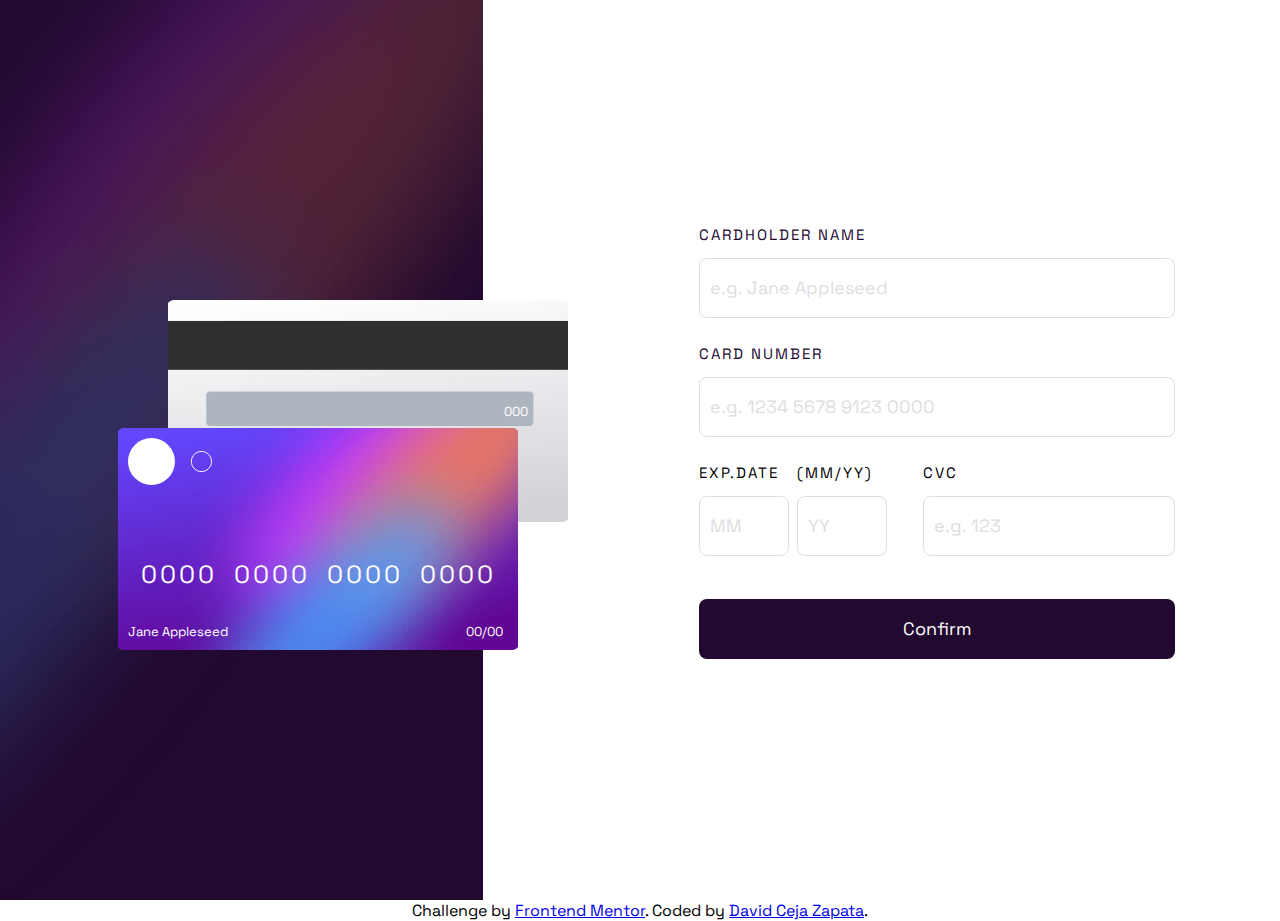
<file: interactive-card-details-form-main/index.html>
<!DOCTYPE html>
<html lang="en">
<head>
  <meta charset="UTF-8">
  <meta name="viewport" content="width=device-width, initial-scale=1.0"> <!-- displays site properly based on user's device -->
  <link rel="icon" type="image/png" sizes="32x32" href="./images/favicon-32x32.png">
  <link rel="stylesheet" href="./css/style.css">
  <title>Frontend Mentor | Interactive card details form</title>
</head>
<body>
  <main>
    <picture>
      <source srcset="./images/bg-main-desktop.png" media="(min-width: 1000px)">
      <img src="./images/bg-main-mobile.png" alt="" class="background--image">
    </picture>
    <article class="foreground">

      <section class="foreground--cards">
        <section class="foreground--container">      
          <div class="card-back">
            <p class="card-back--numbers">000</p>
          </div>
          <div class="card-front">
            <img src="./images/card-logo.svg" alt="card logo" class="card-front--img">
            <p class="card-front--numbers">0000 0000 0000 0000</p>
            <p class="card-front--name">Jane Appleseed</p>
            <div class="card-front--date">
              <p class="date-month">00</p>/<p class="date-year">00</p>
            </div>
          </div>
        </section>
      </section>

      <section class="foreground--form">
        <form method="POST" autocomplete="on" id="form" >

          <section class="form--inputs basic-input">
            <label for="card_name">CARDHOLDER NAME</label>
            <input type="text" name="card_name" id="card_name" placeholder="e.g. Jane Appleseed" required>                      
          </section>

          <section class="form--inputs basic-input">
            <label for="card_number">CARD NUMBER</label>
            <input type="text" name="card_number" id="card_number" placeholder="e.g. 1234 5678 9123 0000" maxlength="16" required>
            <p class="error_msg" id="error_number"></p>
          </section>

          <section class="form--inputs extra-inputs">
            <section class="month-input">
              <label for="card_month">EXP.DATE</label>
              <input type="text" name="card_month" id="card_month" placeholder="MM" maxlength="2" required>
              <p class="error_msg" id="error_month"></p>
            </section>

            <section class="year-input">
              <label for="card_year">(MM/YY)</label>
              <input type="text" name="card_year" id="card_year" placeholder="YY" maxlength="2" required>
              <p class="error_msg" id="error_month"></p>
            </section>

            <section class="grow-input">
              <label for="card_code">CVC</label>
              <input type="text" name="card_code" id="card_code" placeholder="e.g. 123" maxlength="3" required>
              <p class="error_msg" id="error_code"></p>
            </section>
          </section>
                  
          <button id="btn-submit">Confirm</button>
        </form>
        <section class="complete-form hide" id="form-complete">
          <img src="./images/icon-complete.svg" alt="">
          <div>
            <h2>THANK YOU!</h2>
            <p>We've added your card details</p>
          </div>
          <button>Continue</button>
        </section>
      </section>
    </article>
  </main>
  <footer class="attribution">
    Challenge by <a href="https://www.frontendmentor.io?ref=challenge" target="_blank">Frontend Mentor</a>. 
    Coded by <a href="http://davidcejazapata.com/dist/index.html" target="_blank">David Ceja Zapata</a>.
  </footer>
  <script src="./index.js" type="module"></script>
</body>
</html>
</file>
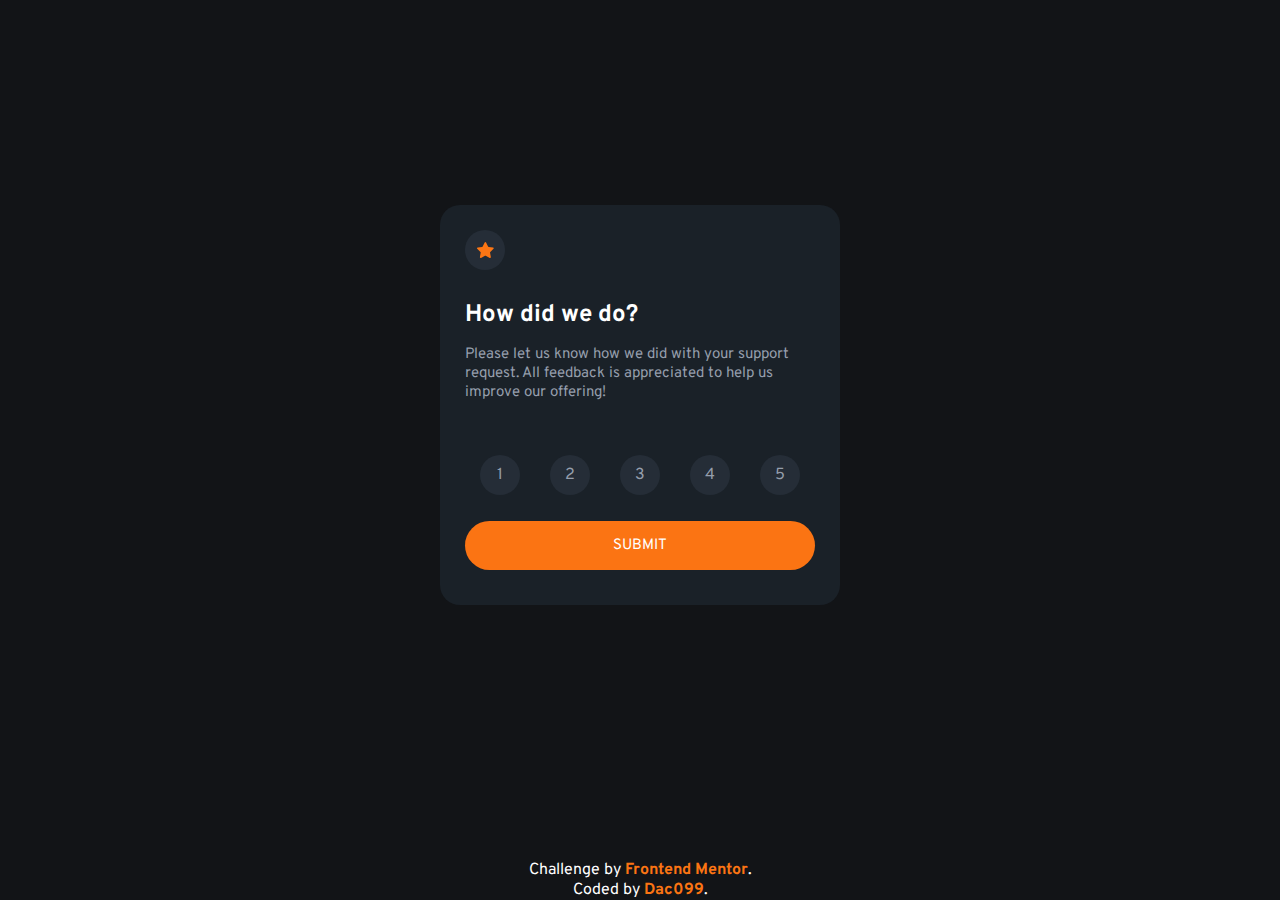
<file: interactive-rating-component-main/index.html>
<!DOCTYPE html>
<html lang="en">
<head>
  <meta charset="UTF-8">
  <meta name="viewport" content="width=device-width, initial-scale=1.0"> <!-- displays site properly based on user's device -->

  <link rel="icon" type="image/png" sizes="32x32" href="./images/favicon-32x32.png">
  
  <title>Frontend Mentor | Interactive rating component</title>
  <link rel="preconnect" href="https://fonts.googleapis.com">
  <link rel="preconnect" href="https://fonts.gstatic.com" crossorigin>
  <link href="https://fonts.googleapis.com/css2?family=Overpass:wght@400;700&display=swap" rel="stylesheet">
  <!-- Feel free to remove these styles or customise in your own stylesheet 👍 -->
  <link rel="stylesheet" href="./index.css">
</head>
<body>
  <main class="container">
    <article class="rating-card">
      <div class="rating-card--star">
        <img src="./images/icon-star.svg" alt="">
      </div>
      <section class="rating-card--text">
        <h2>How did we do?</h2>
        <p>
          Please let us know how we did with your support request. All feedback is appreciated to help us improve our offering!
        </p>
      </section>
      <ol class="rating-card--nums">
        <li>1</li>
        <li>2</li>
        <li>3</li>
        <li>4</li>
        <li>5</li>
      </ol>
      <button type="submit" class="rating-card--btn">SUBMIT</button>
    </article>
    <article class="thanks-card">
      <img src="./images/illustration-thank-you.svg" alt="" class="thanks-card--image">
      <p class="thanks-card--rating"></p>
      <section class="thanks-card--text">
        <h2>Thank you!</h2>
        <p>
          We appreciate you taking the time to give a rating. If you ever need more support, 
          don’t hesitate to get in touch!
        </p>
      </section>
    </article>
  </main>
  <footer class="attribution">
    <p>Challenge by <a href="https://www.frontendmentor.io?ref=challenge" target="_blank">Frontend Mentor</a>.</p>
    <p>Coded by <a href="https://github.com/Dac099" target = "_blank">Dac099</a>.</p>
  </footer>
</body>
<script src="./index.js"></script>
</html>
</file>
<file: interactive-card-details-form-main/css/style.css>
@import url('https://fonts.googleapis.com/css2?family=Space+Grotesk:wght@500&display=swap');
:root
{
  --font-family: 'Space Grotesk', sans-serif;
  --active-form: linear-gradient(90deg, rgba(100,72,254,1) 25%, rgba(96,5,148,1) 66%);
  --bad-form: hsl(0, 100%, 66%);
  --white: hsl(0, 0%, 100%);
  --light-grayish-violet: hsl(270, 3%, 87%);
  --dark-grayish-violet: hsl(279, 6%, 55%);
  --very-dark-violet: hsl(278, 68%, 11%);
}
*
{
  margin: 0;
  padding: 0;
  box-sizing: border-box;
}

main
{
  height: 100vh;
}

.background--image
{
  z-index: -1;
  position: absolute;
  height: 100%;
  min-height:  200px;
}

@media only screen and (max-width: 999px)
{
  .background--image
  {
    width: 100%;
    max-height: 25vh;
  }
}

@media only screen and (min-width: 1000px)
{
  .background--image
  {
    max-width: 40vw;
  }
}

.foreground
{
  display: flex;
  flex-wrap: wrap;
  position: absolute;
  z-index: 10;
  width: 100%;
  height: 100vh;
  justify-content: center;
}

@media only screen and (min-width: 1000px)
{
  .foreground
  {
    justify-content: space-evenly;
    align-items: center;
  }
}

.foreground--cards
{
  justify-self: center;
  width: 100%;
  height: 30vh;
  max-height: 500px;
  min-height: 280px;
  flex-basis: 500px;
  display: grid;
  justify-content: center;
  align-items: flex-end;
}

@media only screen and (min-width: 999px)
{
  .foreground--cards
  {
    align-self: center;
    max-width: 500px;
    height: 400px;
  }
}

.foreground--container
{
  position: relative;
  width: 350px;
  min-height: 260px;
}

@media only screen and (min-width: 999px)
{
  .foreground--container
  {
    position: relative;
    width: 450px;
    min-height: 350px;
  }
}

.card-back
{
  display: grid;
  justify-content: right;
  align-items: center;
  padding: 30px;
  width: 300px;
  height: 166px;
  position: absolute;
  right: 0px;
  background-image: url('../images/bg-card-back.png');
  background-position: center;
  background-repeat: no-repeat;
  background-size: cover;
  color: var(--white);
  font-family: var(--font-family);
  font-size: 13px;
}

.card-front
{
  display: grid;
  grid-template-rows: 2fr 1fr 1fr;
  grid-template-columns: 1fr 1fr;
  width: 300px;
  height: 166px;
  position: absolute;
  bottom: 0px;
  padding: 10px;
  background-image: url('../images/bg-card-front.png');
  background-position: center;
  background-repeat: no-repeat;
  background-size: cover;
  color: var(--white);
  font-family: var(--font-family);
}

.card-front--img
{
  grid-column-start: 1;
  grid-column-end: 3;
}

.card-front--numbers
{
  grid-column-start: 1;
  grid-column-end: 3;
  grid-row-start: 2;
  grid-row-end: 3;
  justify-self: center;
  align-self: flex-end;
  letter-spacing: 3px;
  word-spacing: 8px;
}

.card-front--name
{
  align-self: flex-end;
  font-size: 13px;
}

.card-front--date
{
  grid-column-start: 2;
  grid-column-end: 3;
  align-self: flex-end;
  justify-self: flex-end;
  display: flex;
  font-size: 13px;
  margin-right: 5px;
}

@media only screen and (min-width: 999px){
  .card-back
  {
    padding: 40px;
    width: 400px;
    height: 222px;
    position: absolute;
    right: 0px;
  }

  .card-front
  {
    width: 400px;
    height: 222px;
    position: absolute;
    bottom: 0px;
  }

  .card-front--numbers
  {
    font-size: 25px;
  }
}

.foreground--form
{
  flex-basis: 500px;
  min-height: 400px;
  padding: 12px;
  font-family: var(--font-family);
}

.foreground--form  form
{
  height: 100%;
  width: 100%;
  display: grid;
  grid-template-rows: repeat(4, 1fr);
}

.foreground--form  form input:focus
{
  outline-color: var(--very-dark-violet);
}

.basic-input
{
  display: flex;
  flex-direction: column;
  font-size: 15px;
  justify-content: space-evenly;
  position: relative;
}

.basic-input label
{
  color: var(--very-dark-violet);
  letter-spacing: 2px;
}

.basic-input input
{
  height: 60px;
  border-radius: 8px;
  border: 1px solid var(--light-grayish-violet);
  padding: 0px 10px;
  font-size: 18px;
  font-family: var(--font-family);
}

.basic-input input::placeholder{
  color: var(--light-grayish-violet);
}

.extra-inputs
{
  display: grid;
  grid-template-columns: 1fr 1fr 3fr;
  column-gap: 5px;
}

.extra-inputs .month-input
{
  justify-self: flex-start;
}

.extra-inputs .year-input
{
  justify-self: flex-start;
}

.extra-inputs .grow-input
{
  justify-self: flex-end;
  min-width: 90%;
}

.extra-inputs section
{
  display: flex;
  flex-direction: column;
  flex-grow: 1;
  max-width: 90px;
  justify-content: space-evenly;
  position: relative;
}

.extra-inputs section label
{
  font-size: 15px;
  letter-spacing: 2px;

}

.extra-inputs section input
{
  height: 60px;
  border-radius: 8px;
  border: 1px solid var(--light-grayish-violet);
  padding: 0px 10px;
  font-size: 18px;
  font-family: var(--font-family);
}

.extra-inputs section input::placeholder{
  color: var(--light-grayish-violet);
}

.foreground--form  form button
{
  height: 60px;
  border-radius: 8px;
  background-color: var(--very-dark-violet);
  border: none;
  color: var(--white);
  font-size: 18px;
  font-family: var(--font-family);
  align-self: center;
}

@media only screen and (min-width: 1000px) {
  .foreground--form
  {
    height: 500px;
  }
}

.attribution
{
  font-family: var(--font-family);
  text-align: center;
}

.error_msg
{
  color: var(--bad-form);
  font-size: 10px;
  font-family: var(--font-family);
  position: absolute;
  bottom: -8px;
  width: max-content;
}

.complete-form
{
  display: grid;
  grid-template-rows: 100px 80px 60px;
  gap: 20px;
  place-items: center;
  align-content: center;
}

.complete-form div
{
  text-align: center;
}

.complete-form div h2
{
  color: var(--very-dark-violet);
  letter-spacing: 3px;
  margin-bottom: 10px;
}

.complete-form div p
{
  color: var(--dark-grayish-violet);
}

.complete-form button
{
  height: 60px;
  width: 80%;
  border-radius: 8px;
  background-color: var(--very-dark-violet);
  border: none;
  color: var(--white);
  font-size: 18px;
  font-family: var(--font-family);
  align-self: center;
}

.hide
{
  display: none;
}
</file>
<file: interactive-rating-component-main/index.css>
:root {
  --font_family: 'Overpass', sans-serif;
  --paragraph_font: 15px;
  --white: hsl(0,0%,100%);
  --lit_gray: hsl(217, 12%, 63%);
  --mid_gray: hsl(216, 12%, 54%);
  --circle_blue: hsl(213, 19%, 18%);
  --vdar_blue: hsl(216, 12%, 8%);
  --orange: hsl(25, 97%, 53%);
  --dar_blue: hsl(210, 21%, 13%);
}

* {
  margin: 0;
  padding: 0;
  box-sizing: border-box;
}

body {
  background-color: var(--vdar_blue);
  color: var(--white);
  min-width: 375px;
  height: 100vh;
  display: grid;
  grid-template-rows: 9fr 1fr;
  place-content: center;
  font-family: var(--font_family);
}

.container {
  display: grid;
  place-content: center;
}

.rating-card {
  display: grid;
  grid-template-rows: 1fr 2fr 1fr 1fr;
  align-self: center;
  justify-self: center;
  width: 350px;
  height: 400px;
  padding: 25px;
  border-radius: 5%;
  background-color: var(--dar_blue);
}

.rating-card--star {
  background-color: var(--circle_blue);
  width: 40px;
  height: 40px;
  border-radius: 50%;
  display: grid;
  place-content: center;
}

.rating-card--text p {
  font-size: 15px;
  margin-top: 15px;
  color: var(--lit_gray);
}

.rating-card--nums {
  display: flex;
  justify-content: space-around;
  align-items: center;
  list-style-type: none;
}

.rating-card--nums li {
  display: grid;
  place-content: center;
  background-color: var(--circle_blue);
  width: 40px;
  height: 40px;
  border-radius: 50%;
  color: var(--lit_gray);
  cursor: pointer;
}

.rating-card--nums li:hover {
  background-color: var(--mid_gray);
  color: var(--white);
}

.rating-card--nums li:active { 
  background-color: var(--orange);
}

.rating--selected { 
  background-color: var(--orange);
}

.rating-card--btn {
  height: 70%;
  align-self: center;
  border-radius: 30px;
  border: none;
  font-family: var(--font_family);
  font-weight: 400;
  font-size: 15px;
  background-color: var(--orange);
  color: var(--white);
  cursor: pointer;
}

.rating-card--btn:active {
  color: var(--orange);
  background-color: var(--white);
}

.attribution {
  align-self: flex-end;
  text-align: center;
}

.attribution a {
  color: var(--orange);
  text-decoration: none;
  font-weight: 700;
}

.thanks-card {
  display: grid;
  grid-template-rows: 2fr 1fr 2fr;
  justify-items: center;
  align-self: center;
  justify-self: center;
  width: 350px;
  height: 400px;
  padding: 25px;
  border-radius: 5%;
  background-color: var(--dar_blue);
}

.thanks-card--rating {
  display: flex;
  justify-content: center;
  align-items: center;
  color: var(--orange);
  background-color: var(--circle_blue);
  width: 70%;
  height: 60%;
  border-radius: 20px;
  font-size: 15px;
}

.thanks-card--text {
  text-align: center;
}

.thanks-card--text p {
  font-size: 15px;
  margin-top: 15px;
  color: var(--lit_gray);
}

@media only screen and (min-width: 780px) {
  .rating-card {
    width: 400px;
  }
}
</file>
